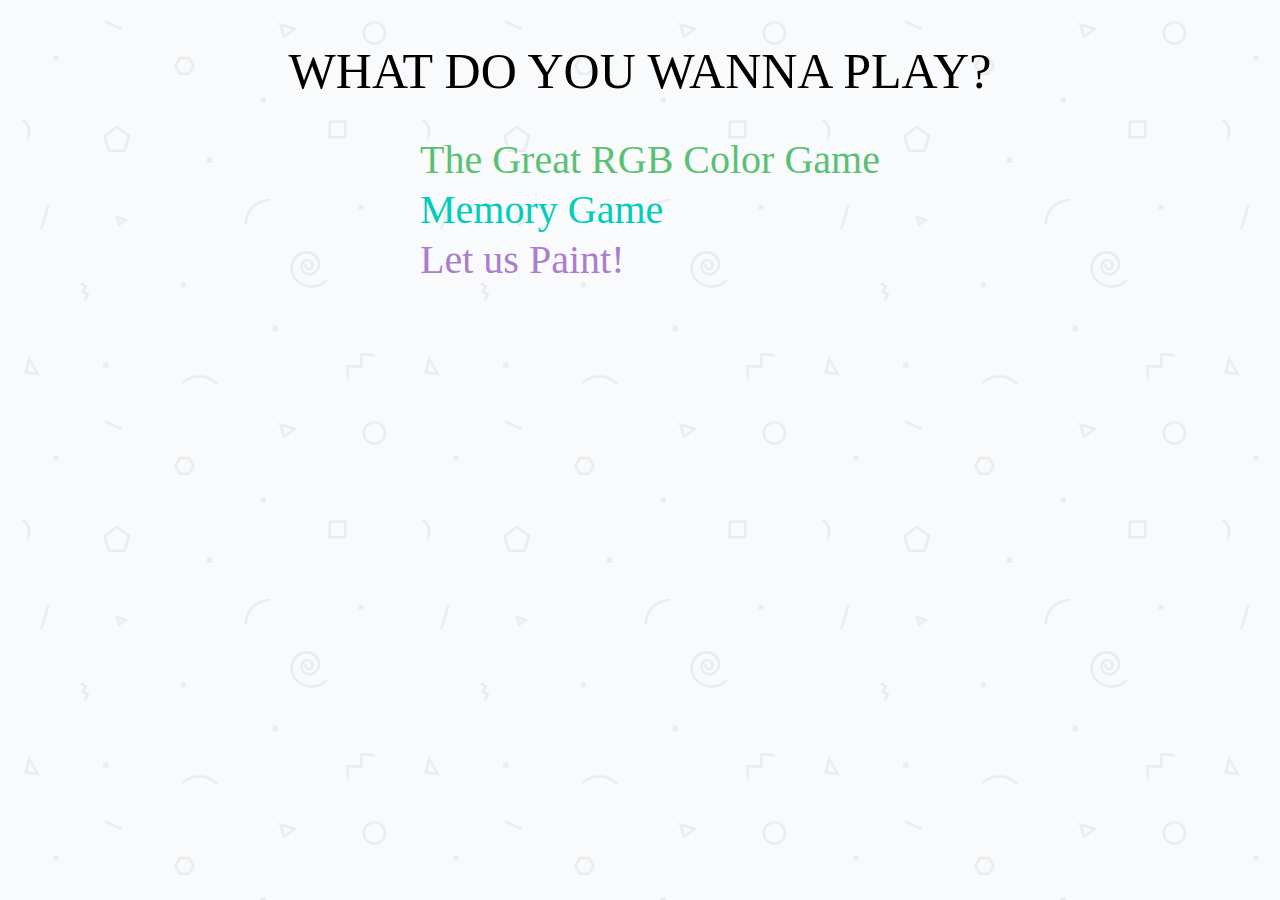
<file: index.html>
<!DOCTYPE html>
<html>
<head>
	<title>My Gaming App</title>
	<link rel="shortcut icon" href="img/aicon.ico">
	<link rel="stylesheet" type="text/css" href="css/app.css">
	<link rel="stylesheet" href="https://use.fontawesome.com/releases/v5.5.0/css/all.css" integrity="sha384-B4dIYHKNBt8Bc12p+WXckhzcICo0wtJAoU8YZTY5qE0Id1GSseTk6S+L3BlXeVIU" crossorigin="anonymous">
</head>
<body>
	<div class="container">
		<header>
			<h1>What do you wanna play?</h1>
		</header>
		<ul>
			<li style="color: #59C173" id="cgame"><span><i class="fas fa-gamepad"></i></span>The Great RGB Color Game</li>
			<li style="color: #02ccba" id="mgame"><span><i class="fas fa-gamepad"></i></span>Memory Game</li>
			<li style="color: #aa7ecd" id="dgame"><span><i class="fas fa-gamepad"></i></span>Let us Paint!</li>
		</ul>

	</div>
<script type="text/javascript" src="https://code.jquery.com/jquery-2.1.4.js"></script>
<script type="text/javascript" src="js/app.js"></script>
</body>
</html>
</file>
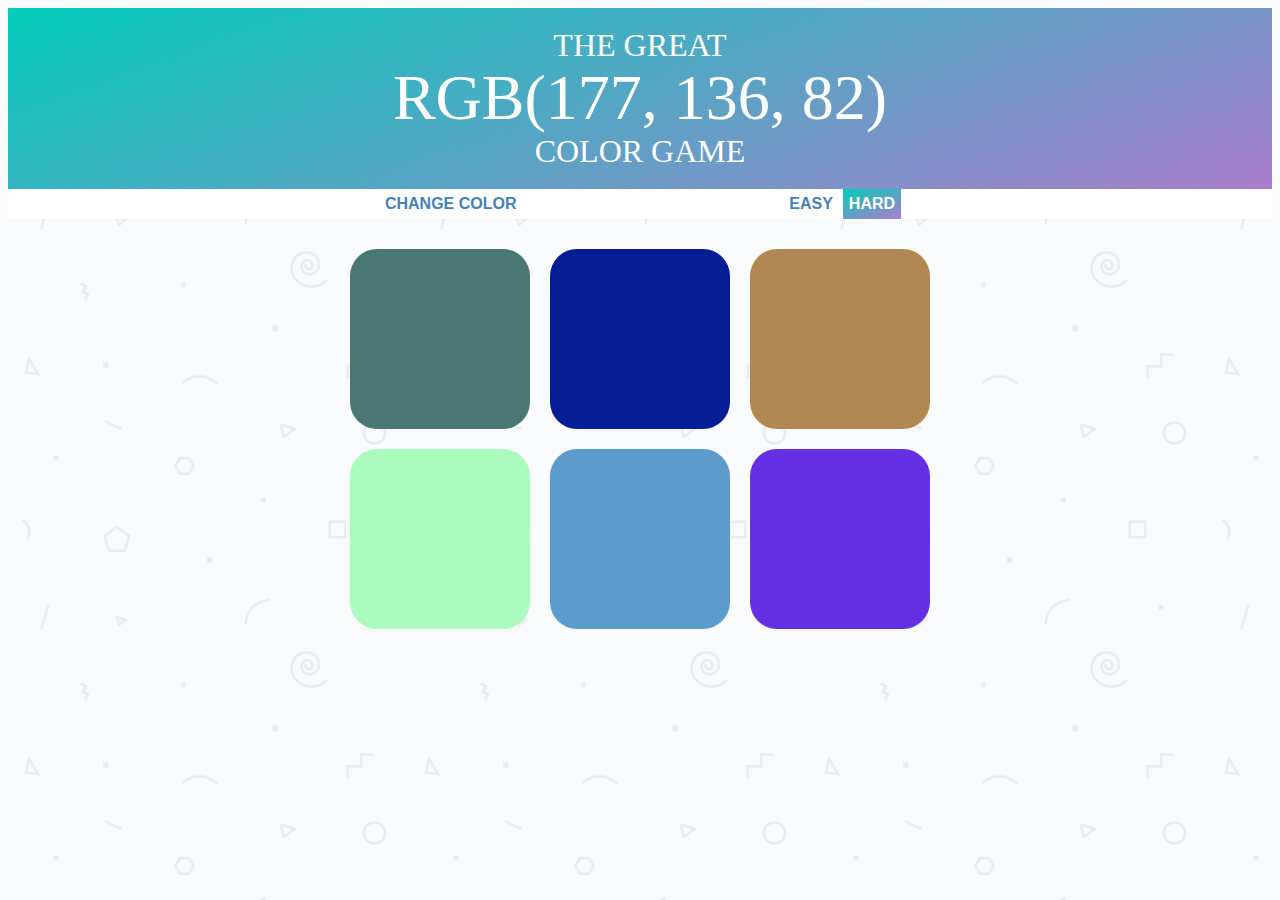
<file: Color_Game.html>
<!DOCTYPE html>
<html>
<head>
	<title>Color Game</title>
	<link rel="shortcut icon" href="img/cicon.ico" />
	<link rel="stylesheet" type="text/css" href="css/color_game.css">
</head>
<body>
	<h1>The Great<br><span id='colorh1'>RGB</span><br>Color Game</h1>
	<div id="stripe">
		<button id="reset">Change Color</button>
		<span id="msg"></span>
		<button class="mode">Easy</button>
		<button class="mode selected">Hard</button>
	</div>
	<div id="container">
		<div class="square"></div>
		<div class="square"></div>
		<div class="square"></div>
		<div class="square"></div>
		<div class="square"></div>
		<div class="square"></div>
	</div>

<script type="text/javascript" src="js/color_game.js"></script>
</body>
</html>
</file>
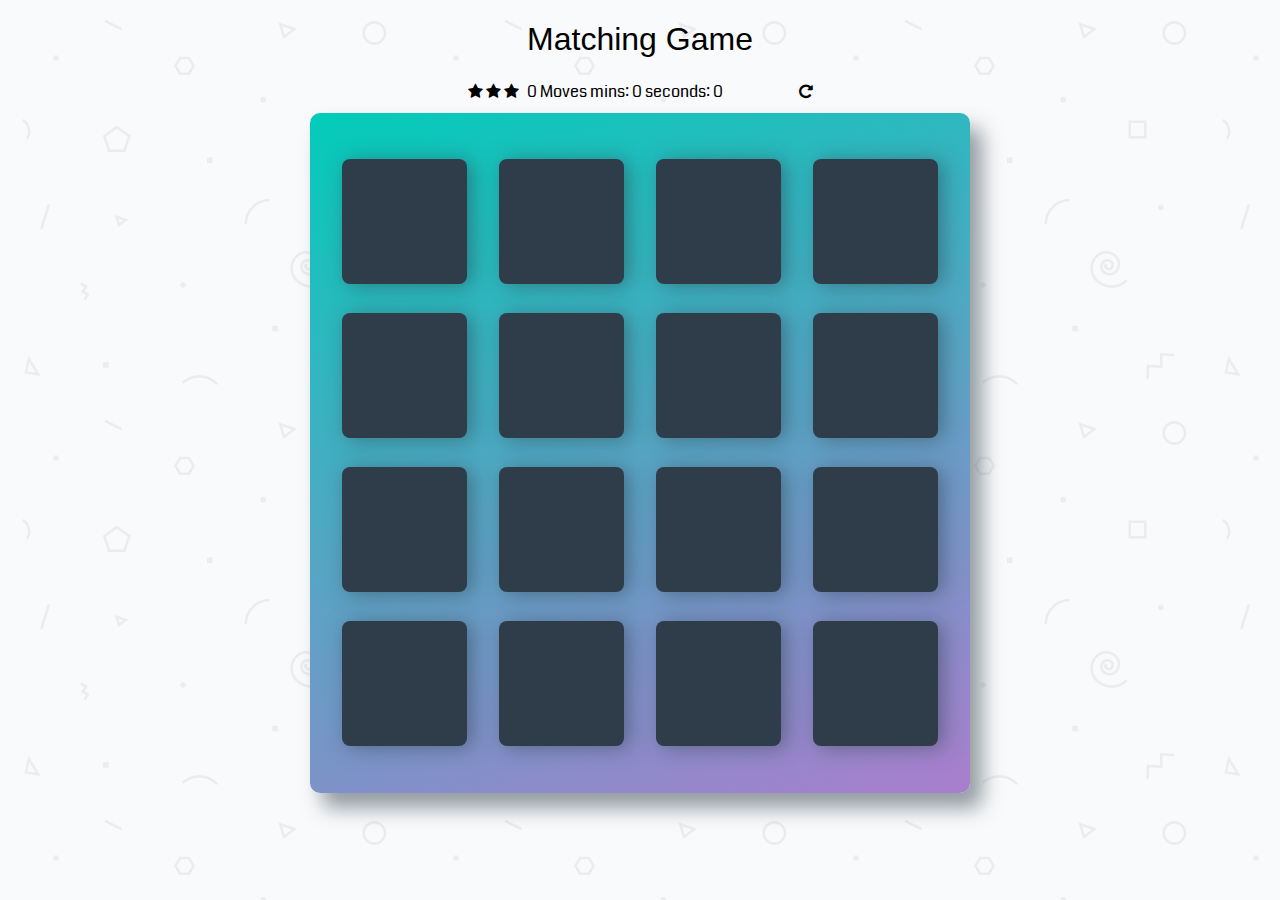
<file: Memory_Game.html>
<!doctype html>
<html lang="en">
<head>
    <meta charset="utf-8">
    <title>Matching Game</title>
    <meta name="description" content="">
    <link rel="shortcut icon" href="img/favicon.ico">
    <link rel="stylesheet prefetch" href="https://maxcdn.bootstrapcdn.com/font-awesome/4.6.1/css/font-awesome.min.css">
    <link rel="stylesheet prefetch" href="https://fonts.googleapis.com/css?family=Coda">
    <link rel="stylesheet" href="css/memory_game.css">
    <meta name="viewport" content="width=device-width, initial-scale=1.0">
</head>
<body>

    <div class="container">
        <header>
            <h1>Matching Game</h1>
        </header>
        <section class="score-panel">
            <ul class="stars">
                <li><i class="fa fa-star"></i></li>
                <li><i class="fa fa-star"></i></li>
                <li><i class="fa fa-star"></i></li>
            </ul>

            <span class="moves">0</span> Moves

            <span id="timer">
                mins: 0 seconds: 0
            </span>

            <div class="restart">
                <i class="fa fa-repeat"></i>
            </div>
        </section>
        <ul id="deck" class="deck">
            
        </ul>
    </div>
    
            <div id="popup1" class="overlay">
            <div class="popup">
                <h2>Congratulations 🎉</h2>
                <a class="close" href=# >×</a>
                <div class="content-1">
                    Congratulations you're a winner 🎉🎉
                </div>
                <div class="content-2">
                    <p>You made <span id=finalMove> </span> moves </p>
                    <p>in <span id=totalTime> </span> </p>
                    <p>Rating:  <span id=starRating></span></p>
                </div>
                <button id="play-again"onclick="playagain()">
                    Play again 😄</a>
                </button>
            </div>
        </div>

    <script src="js/memory_game.js"></script>
</body>
</html>
</file>
<file: css/app.css>
body {
    background: #ffffff url('../img/geometry2.png'); 
    font-family: 'Coda', cursive;
}
.container {
    display: flex;
    justify-content: center;
    align-items: center;
    flex-direction: column;
}
h1{
	text-transform: uppercase;
    font-weight: 300;
    font-size: 50px;
}
ul{
	list-style: none;
	margin: 0;
	padding: 0;
}
li:hover span{
	width: 40px;
	opacity: 1.0;
}
span{
	height: 40px;
	width: 0;
	margin-right: 20px;
	text-align: center;
	display: inline-block;
	transition: 0.2s linear;
	opacity: 0;
}
li{
	font-size: 40px;
}
</file>
<file: css/color_game.css>
body {
    background: #ffffff url('../img/geometry2.png'); 
    font-family: 'Coda', cursive;
}
h1{
	color: white;
	font-weight: normal;
	text-align: center;
	background: linear-gradient(160deg, #02ccba , #aa7ecd );
	margin: 0;
	text-transform: uppercase;
	line-height: 1.1;
	padding: 20px 0;
}

#colorh1{
	font-size: 200%;
}

button{
	background: none;
	border: none;
	height: 100%;
	font-weight: 700;
	color: steelblue;
	text-transform: uppercase;
	font-size: inherit;
	outline: none;
	transition: all 0.4s;
	--webkit-transition: all 0.4s;
	-moz-transition: all 0.4s;
}
button:hover{
	background: linear-gradient(160deg, #02ccba , #aa7ecd );
	color: white;
}
.selected{
	background: linear-gradient(160deg, #02ccba , #aa7ecd );
	color: white;
}
.square{
	width: 30%;
	padding-bottom: 30%;
	margin: 1.66%;
	float: left;
	border-radius: 15%;
	transition: background 0.6s;
	--webkit-transition: background 0.6s;
	-moz-transition: background 0.6s;
}

#container{
	max-width: 600px;
	margin: 20px auto;
}

#msg{
	display: inline-block;
	width: 20%;
	font-size: inherit;
	font-weight: 700;
}

#stripe{
	background: white;
	height: 30px;
	text-align: center;
}
</file>
<file: css/memory_game.css>
html {
    box-sizing: border-box;
}

*,*::before,*::after {
    box-sizing: inherit;
}

html,body {
    width: 100%;
    height: 100%;
    margin: 0;
    padding: 0;
}

body {
    background: #ffffff url('../img/geometry2.png'); /* Background pattern from Subtle Patterns */
    font-family: 'Coda', cursive;
}

.container {
    display: flex;
    justify-content: center;
    align-items: center;
    flex-direction: column;
}

h1 {
    font-family: 'Open Sans', sans-serif;
    font-weight: 300;
}

.deck {
    width: 660px;
    min-height: 680px;
    background: linear-gradient(160deg, #02ccba 0%, #aa7ecd 100%);
    padding: 32px;
    border-radius: 10px;
    box-shadow: 12px 15px 20px 0 rgba(46, 61, 73, 0.5);
    display: flex;
    flex-wrap: wrap;
    justify-content: space-between;
    align-items: center;
    margin: 0 0 3em;
}

.deck .card {
    height: 125px;
    width: 125px;
    background: #2e3d49;
    font-size: 0;
    color: #ffffff;
    border-radius: 8px;
    cursor: pointer;
    display: flex;
    justify-content: center;
    align-items: center;
    box-shadow: 5px 2px 20px 0 rgba(46, 61, 73, 0.5);
}

.deck .card.open {
    transform: rotateY(0);
    background: #02b3e4;
    cursor: default;
    animation-name: flip;
    -webkit-backface-visibility: visible !important;
    backface-visibility: visible !important;
    animation-duration: .75s;
}

.deck .card.show {
    font-size: 33px;
}

.deck .card.match {
    cursor: default;
    background: #02ccba;
    font-size: 33px;
    animation-name: rubberBand;
    -webkit-backface-visibility: visible !important;
    backface-visibility: visible !important;
    animation-duration: 0.75s;
}
.deck .card.unmatched {
    animation-name: pulse;
    -webkit-backface-visibility: visible !important;
    backface-visibility: visible !important;
    animation-duration: 0.75s;
    background: #e2043b;
}

.score-panel {
    text-align: left;
    width: 345px;
    margin-bottom: 10px;
}

.score-panel .stars {
    margin: 0;
    padding: 0;
    display: inline-block;
    margin: 0 5px 0 0;
}

.score-panel .stars li {
    list-style: none;
    display: inline-block;
}

.score-panel .restart {
    float: right;
    cursor: pointer;
}

.overlay {
    position: fixed;
    top: 0;
    bottom: 0;
    left: 0;
    right: 0;
    background: rgba(0, 0, 0, 0.7);
    transition: opacity 500ms;
    visibility: hidden;
    opacity: 0;
}

.overlay:target {
    visibility: visible;
    opacity: 1;
}
  
.popup {
    margin: 70px auto;
    padding: 20px;
    background: #ffffff;
    border-radius: 5px;
    width: 85%;
    position: relative;
    transition: all 5s ease-in-out;
    font-family: 'Gloria Hallelujah', cursive;
}
  
.popup h2 {
    margin-top: 0;
    color: #333;
    font-family: Tahoma, Arial, sans-serif;
}

.popup .close {
    position: absolute;
    top: 20px;
    right: 30px;
    transition: all 200ms;
    font-size: 30px;
    font-weight: bold;
    text-decoration: none;
    color: #333;
}

.popup .close:hover {
    color: #E5F720;
}

.popup .content-1,
.content-2 {
    max-height: 30%;
    overflow: auto;
    text-align: center;
}

.show {
    visibility: visible !important;
    opacity: 100 !important;
}

#starRating li {
    display: inline-block;
}

#play-again {
    background-color: #141214;
    padding: 0.7rem 1rem;
    font-size: 1.1rem;
    display: block;
    margin: 0 auto;
    width: 50%;
    font-family: 'Gloria Hallelujah', cursive;
    color: #ffffff;
    border-radius: 5px;
}


@keyframes flip {
    from {
        transform: perspective(400px) rotate3d(0, 1, 0, 90deg);
        animation-timing-function: ease-in;
        opacity: 0;
    }

    40% {
        transform: perspective(400px) rotate3d(0, 1, 0, -20deg);
        animation-timing-function: ease-in;
    }

    60% {
        transform: perspective(400px) rotate3d(0, 1, 0, 10deg);
        opacity: 1;
    }

    80% {
        transform: perspective(400px) rotate3d(0, 1, 0, -5deg);
    }

    to {
        transform: perspective(400px);
    }
}

@keyframes rubberBand {
    from {
        transform: scale3d(1, 1, 1);
    }

    30% {
        transform: scale3d(1.25, 0.75, 1);
    }

    40% {
        transform: scale3d(0.75, 1.25, 1);
    }

    50% {
        transform: scale3d(1.15, 0.85, 1);
    }

    65% {
        transform: scale3d(.95, 1.05, 1);
    }

    75% {
        transform: scale3d(1.05, .95, 1);
    }

    to {
        transform: scale3d(1, 1, 1);
    }
}

@keyframes pulse {
    from {
        transform: scale3d(1, 1, 1);
    }

    50% {
        transform: scale3d(1.2, 1.2, 1.2);
    }

    to {
        transform: scale3d(1, 1, 1);
    }
}
</file>
